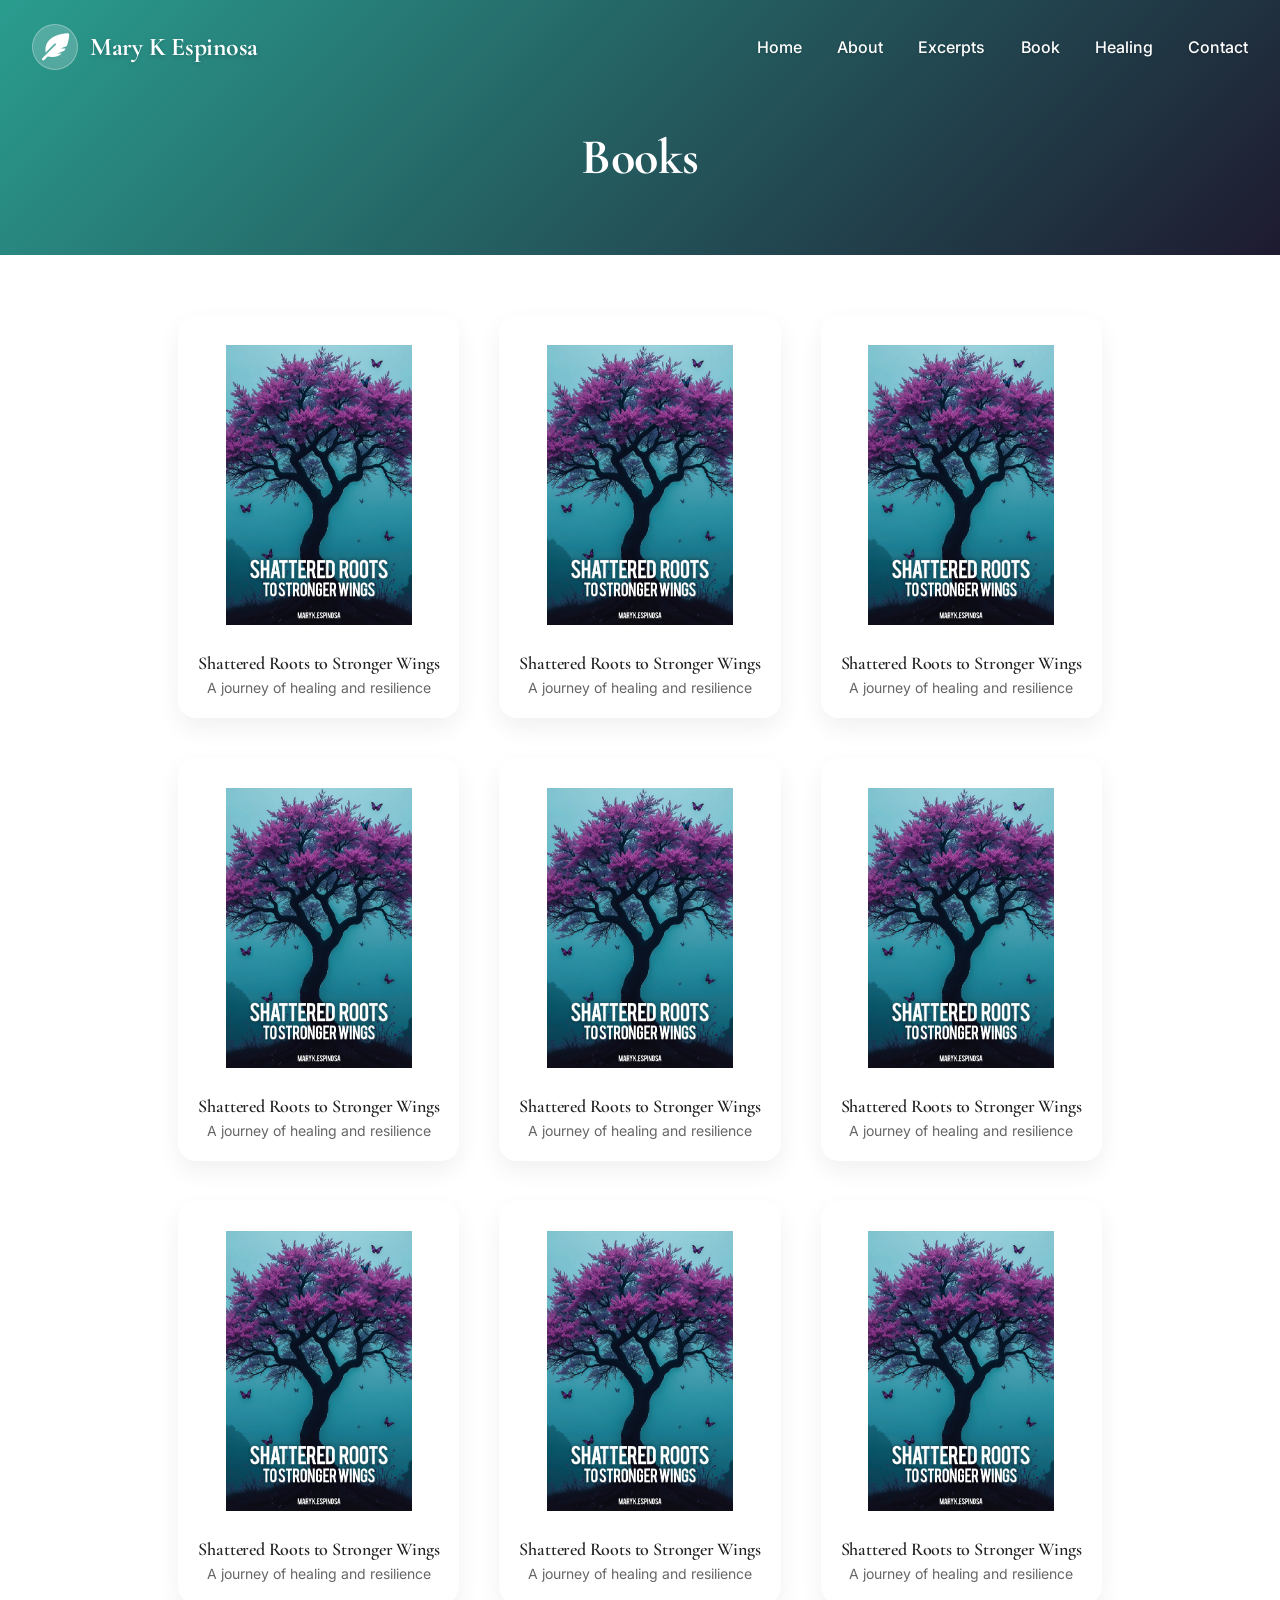
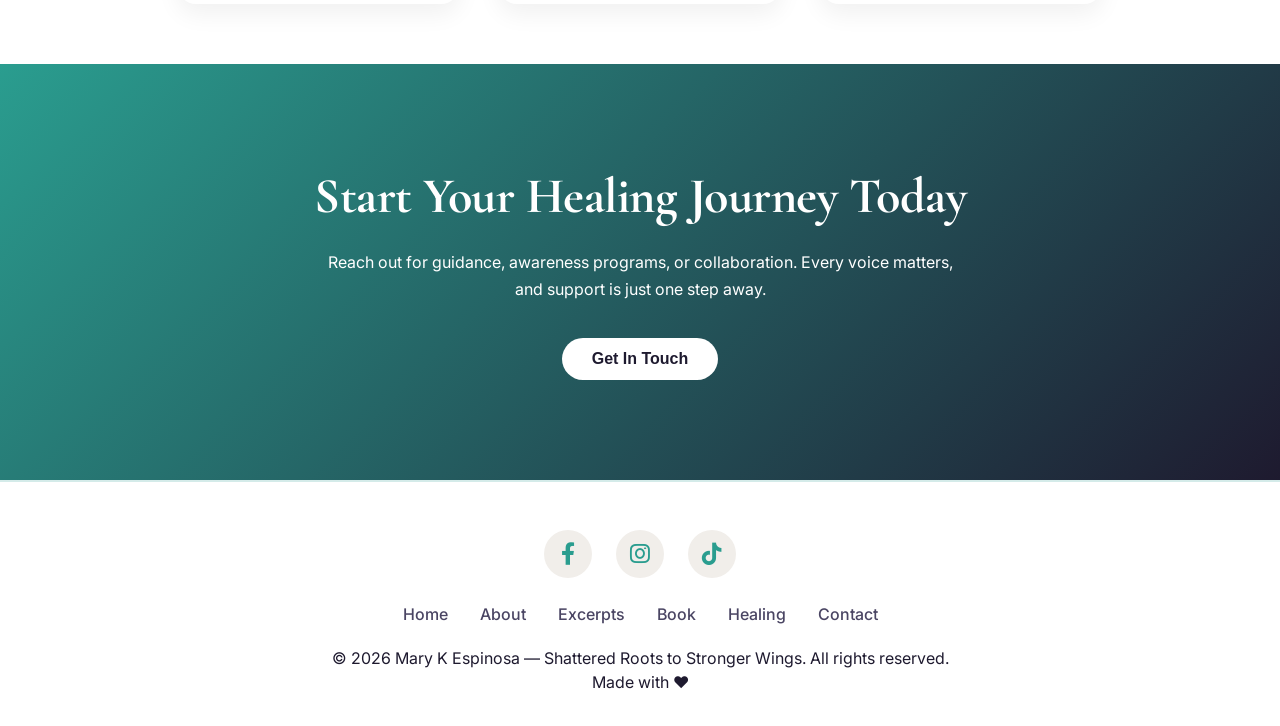
<file: books.html>
<!DOCTYPE html>
<html lang="en">
<head>
  <meta charset="UTF-8">
  <meta name="viewport" content="width=device-width, initial-scale=1.0">

  <!-- 🔒 NO INDEXING / NO CRAWLING -->
  <meta name="robots" content="noindex, nofollow, noarchive, nosnippet, noimageindex">
  <meta name="googlebot" content="noindex, nofollow, noarchive, nosnippet, noimageindex">

  <!-- SEO TITLE -->
  <title>Books | Mary K Espinosa – Shattered Roots to Stronger Wings</title>

  <!-- META DESCRIPTION -->
  <meta name="description" content="Explore books by Mary K Espinosa, including 'Shattered Roots to Stronger Wings' — a powerful memoir of resilience, healing, and transformation.">

  <meta name="keywords" content="Mary K Espinosa books, Shattered Roots to Stronger Wings, memoir book, author books, healing journey book, resilience story, transformation memoir">
  <meta name="author" content="Mary K Espinosa">

  <!-- Canonical -->
  <link rel="canonical" href="https://maryespinosa.com/books.html">
  <link rel="shortcut icon" href="images/book.jpeg" type="image/x-icon">

  <!-- Open Graph -->
  <meta property="og:type" content="website">
  <meta property="og:title" content="Books by Mary K Espinosa">
  <meta property="og:description" content="Discover books by Mary K Espinosa including her memoir Shattered Roots to Stronger Wings.">
  <meta property="og:url" content="https://maryespinosa.com/books.html">
  <meta property="og:image" content="https://maryespinosa.com/images/book.jpeg">
  <meta property="og:site_name" content="Mary K Espinosa Official Site">

  <!-- Twitter Card -->
  <meta name="twitter:card" content="summary_large_image">
  <meta name="twitter:title" content="Books by Mary K Espinosa">
  <meta name="twitter:description" content="Explore memoir and writings by Mary K Espinosa.">
  <meta name="twitter:image" content="https://maryespinosa.com/images/book.jpeg">

  <!-- Fonts -->
  <link href="https://fonts.googleapis.com/css2?family=Inter:opsz,wght@14..32,300;400;500;600;700&family=Cormorant+Garamond:ital,wght@0,400;0,500;0,600;0,700;1,500;1,600&display=swap" rel="stylesheet">

  <!-- Icons -->
  <link rel="stylesheet" href="https://cdnjs.cloudflare.com/ajax/libs/font-awesome/6.0.0-beta3/css/all.min.css">

  <!-- Styles -->
  <link rel="stylesheet" href="style.css">

  <!-- Schema: Book Collection -->
  <script type="application/ld+json">
  {
    "@context": "https://schema.org",
    "@type": "CollectionPage",
    "name": "Books by Mary K Espinosa",
    "description": "A collection of books including Shattered Roots to Stronger Wings.",
    "mainEntity": {
      "@type": "Book",
      "name": "Shattered Roots to Stronger Wings",
      "author": {
        "@type": "Person",
        "name": "Mary K Espinosa"
      }
    }
  }
  </script>

  <!-- Schema: Author -->
  <script type="application/ld+json">
  {
    "@context": "https://schema.org",
    "@type": "Person",
    "name": "Mary K Espinosa",
    "jobTitle": "Author",
    "description": "Author of memoir and inspirational healing stories."
  }
  </script>

</head>
<body>

   <nav class="navbar">
  <div class="nav-container">
    <a href="http://www.maryespinosa.com/" title="Home" style="text-decoration: none;"> <div class="logo"><div class="logo-icon"><i class="fas fa-feather-alt"></i></div><span class="logo-text">Mary K Espinosa</span></div></a>
    <div class="hamburger" id="hamburger"><i class="fas fa-bars"></i></div>
    <ul class="nav-menu">
      <li><a href="http://www.maryespinosa.com/" title="Home" class="nav-link">Home</a></li><li>
        <a href="about.html" title="about" class="nav-link">About</a></li>
      <li><a href="excerpts.html" title="Excerpts" class="nav-link">Excerpts</a></li><li>
        <a href="books.html" title="books" class="nav-link">Book</a></li>
      <li><a href="healing.html" title="Healing" class="nav-link">Healing</a></li>
      <li><a href="contact-us.html" title="Contact" class="nav-link">Contact</a></li>
    </ul>
  </div>
</nav>
<div class="overlay-blur" id="overlayBlur"></div>
<div class="side-menu" id="sideMenu">
  <div class="close-menu" id="closeMenu"><i class="fas fa-times"></i></div>
  <ul class="side-nav-links">
    <li><a href="http://www.maryespinosa.com/" title="Home">Home</a></li><li>
      <a href="about.html" title="About">About</a></li>
    <li><a href="excerpts.html" title="Excerpts">Excerpts</a>
    </li><li><a href="books.html" title="about">Book</a></li>
    <li><a href="healing.html" title="Healing">Healing</a></li>
    <li><a href="contact-us.html" title="contact">Contact</a></li>
  </ul>
</div>


<section class="excerpts-hero-section">
    <h1>Books</h1>
</section>


<section class="about-page-hero-books-section">
  <div class="about-page-hero-books-container">

    <div class="about-page-hero-books-grid">

      <!-- BOOK 1 -->
      <div class="about-page-hero-book-card">
        <div class="about-page-hero-book-image">
          <img src="images/book.jpeg" alt="Book Cover" title="Book Cover">
        </div>
        <h3 class="about-page-hero-book-title">Shattered Roots to Stronger Wings</h3>
        <p class="about-page-hero-book-sub">A journey of healing and resilience</p>
      </div>

      <!-- BOOK 2 -->
      <div class="about-page-hero-book-card">
        <div class="about-page-hero-book-image">
          <img src="images/book.jpeg" alt="Book Cover" title="Book Cover">
        </div>
        <h3 class="about-page-hero-book-title">Shattered Roots to Stronger Wings</h3>
        <p class="about-page-hero-book-sub">A journey of healing and resilience</p>
      </div>

      <!-- BOOK 3 -->
      <div class="about-page-hero-book-card">
        <div class="about-page-hero-book-image">
          <img src="images/book.jpeg" alt="Book Cover" title="Book Cover">
        </div>
        <h3 class="about-page-hero-book-title">Shattered Roots to Stronger Wings</h3>
        <p class="about-page-hero-book-sub">A journey of healing and resilience</p>
      </div>

      <!-- BOOK 1 -->
      <div class="about-page-hero-book-card">
        <div class="about-page-hero-book-image">
          <img src="images/book.jpeg" alt="Book Cover" title="Book Cover">
        </div>
        <h3 class="about-page-hero-book-title">Shattered Roots to Stronger Wings</h3>
        <p class="about-page-hero-book-sub">A journey of healing and resilience</p>
      </div>

      <!-- BOOK 2 -->
      <div class="about-page-hero-book-card">
        <div class="about-page-hero-book-image">
          <img src="images/book.jpeg" alt="Book Cover" title="Book Cover">
        </div>
        <h3 class="about-page-hero-book-title">Shattered Roots to Stronger Wings</h3>
        <p class="about-page-hero-book-sub">A journey of healing and resilience</p>
      </div>

      <!-- BOOK 3 -->
      <div class="about-page-hero-book-card">
        <div class="about-page-hero-book-image">
          <img src="images/book.jpeg" alt="Book Cover" title="Book Cover">
        </div>
        <h3 class="about-page-hero-book-title">Shattered Roots to Stronger Wings</h3>
        <p class="about-page-hero-book-sub">A journey of healing and resilience</p>
      </div>

      <!-- BOOK 1 -->
      <div class="about-page-hero-book-card">
        <div class="about-page-hero-book-image">
          <img src="images/book.jpeg" alt="Book Cover" title="Book Cover">
        </div>
        <h3 class="about-page-hero-book-title">Shattered Roots to Stronger Wings</h3>
        <p class="about-page-hero-book-sub">A journey of healing and resilience</p>
      </div>

      <!-- BOOK 2 -->
      <div class="about-page-hero-book-card">
        <div class="about-page-hero-book-image">
          <img src="images/book.jpeg" alt="Book Cover" title="Book Cover">
        </div>
        <h3 class="about-page-hero-book-title">Shattered Roots to Stronger Wings</h3>
        <p class="about-page-hero-book-sub">A journey of healing and resilience</p>
      </div>

      <!-- BOOK 3 -->
      <div class="about-page-hero-book-card">
        <div class="about-page-hero-book-image">
          <img src="images/book.jpeg" alt="Book Cover" title="Book Cover">
        </div>
        <h3 class="about-page-hero-book-title">Shattered Roots to Stronger Wings</h3>
        <p class="about-page-hero-book-sub">A journey of healing and resilience</p>
      </div>

    </div>

    

  </div>
</section>




<section class="about-page-hero-cta-section">
  <div class="about-page-hero-cta-container">

    <h2 class="about-page-hero-cta-heading">
      Start Your Healing Journey Today
    </h2>

    <p class="about-page-hero-cta-text">
      Reach out for guidance, awareness programs, or collaboration.
      Every voice matters, and support is just one step away.
    </p>

    <div class="about-page-hero-cta-buttons">
      <a href="contact-us.html" title="contact"> <button class="about-page-hero-cta-btn-primary">Get In Touch</button></a>
    </div>

  </div>
</section>


<footer>
  <div class="container">
    <div class="social-links">
  <a href="mailto:maryespionsa560@hotmail.com" target="_blank" title="Facebook" class="social-icon">
    <i class="fab fa-facebook-f"></i>
  </a>
  <a href="https://www.instagram.com/maryespinosa560/" target="_blank" title="Instagram" class="social-icon">
    <i class="fab fa-instagram"></i>
  </a>
  <a href="https://www.tiktok.com/@maryk1960" target="_blank" title="TikTok" class="social-icon">
    <i class="fab fa-tiktok"></i>
  </a>
</div>
    <div class="footer-links">
      <a href="http://www.maryespinosa.com/" title="Home">Home</a>
      <a href="about.html" title="About">About</a>
      <a href="excerpts.html" title="excerpts">Excerpts</a>
      <a href="books.html" title="Book">Book</a>
      <a href="healing.html" title="Healing">Healing</a>
      <a href="contact-us.html" title="contact">Contact</a>
    </div>
    <p>&copy; 2026 Mary K Espinosa — Shattered Roots to Stronger Wings. All rights reserved. <br> Made with ❤️ </p>
  </div>
</footer>





<script>
  const hamburger = document.getElementById('hamburger'), sideMenu = document.getElementById('sideMenu'), overlayBlur = document.getElementById('overlayBlur'), closeMenu = document.getElementById('closeMenu');
  function openSideMenu() { sideMenu.classList.add('active'); overlayBlur.classList.add('active'); }
  function closeSideMenu() { sideMenu.classList.remove('active'); overlayBlur.classList.remove('active'); }
  if (hamburger) hamburger.addEventListener('click', openSideMenu);
  if (closeMenu) closeMenu.addEventListener('click', closeSideMenu);
  overlayBlur.addEventListener('click', closeSideMenu);
  document.querySelectorAll('.side-nav-links a').forEach(link => link.addEventListener('click', closeSideMenu));
  
  document.querySelectorAll('a[href^="#"]').forEach(anchor => {
    anchor.addEventListener('click', function(e) {
      const targetId = this.getAttribute('href');
      if (targetId === "#" || targetId === "") return;
      const target = document.querySelector(targetId);
      if (target) {
        e.preventDefault();
        window.scrollTo({ top: target.offsetTop - 30, behavior: "smooth" });
        history.pushState(null, null, targetId);
      }
    });
  });

  const fadeEls = document.querySelectorAll('.about-grid, .memoir-luxury-card, .chapter-grid, .quote-master-card');
  const observer = new IntersectionObserver((entries) => { entries.forEach(entry => { if (entry.isIntersecting) { entry.target.classList.add('appear'); observer.unobserve(entry.target); } }); }, { threshold: 0.1 });
  fadeEls.forEach(el => { el.classList.add('fade-up'); observer.observe(el); });
</script>
    
</body>
</html>
</file>
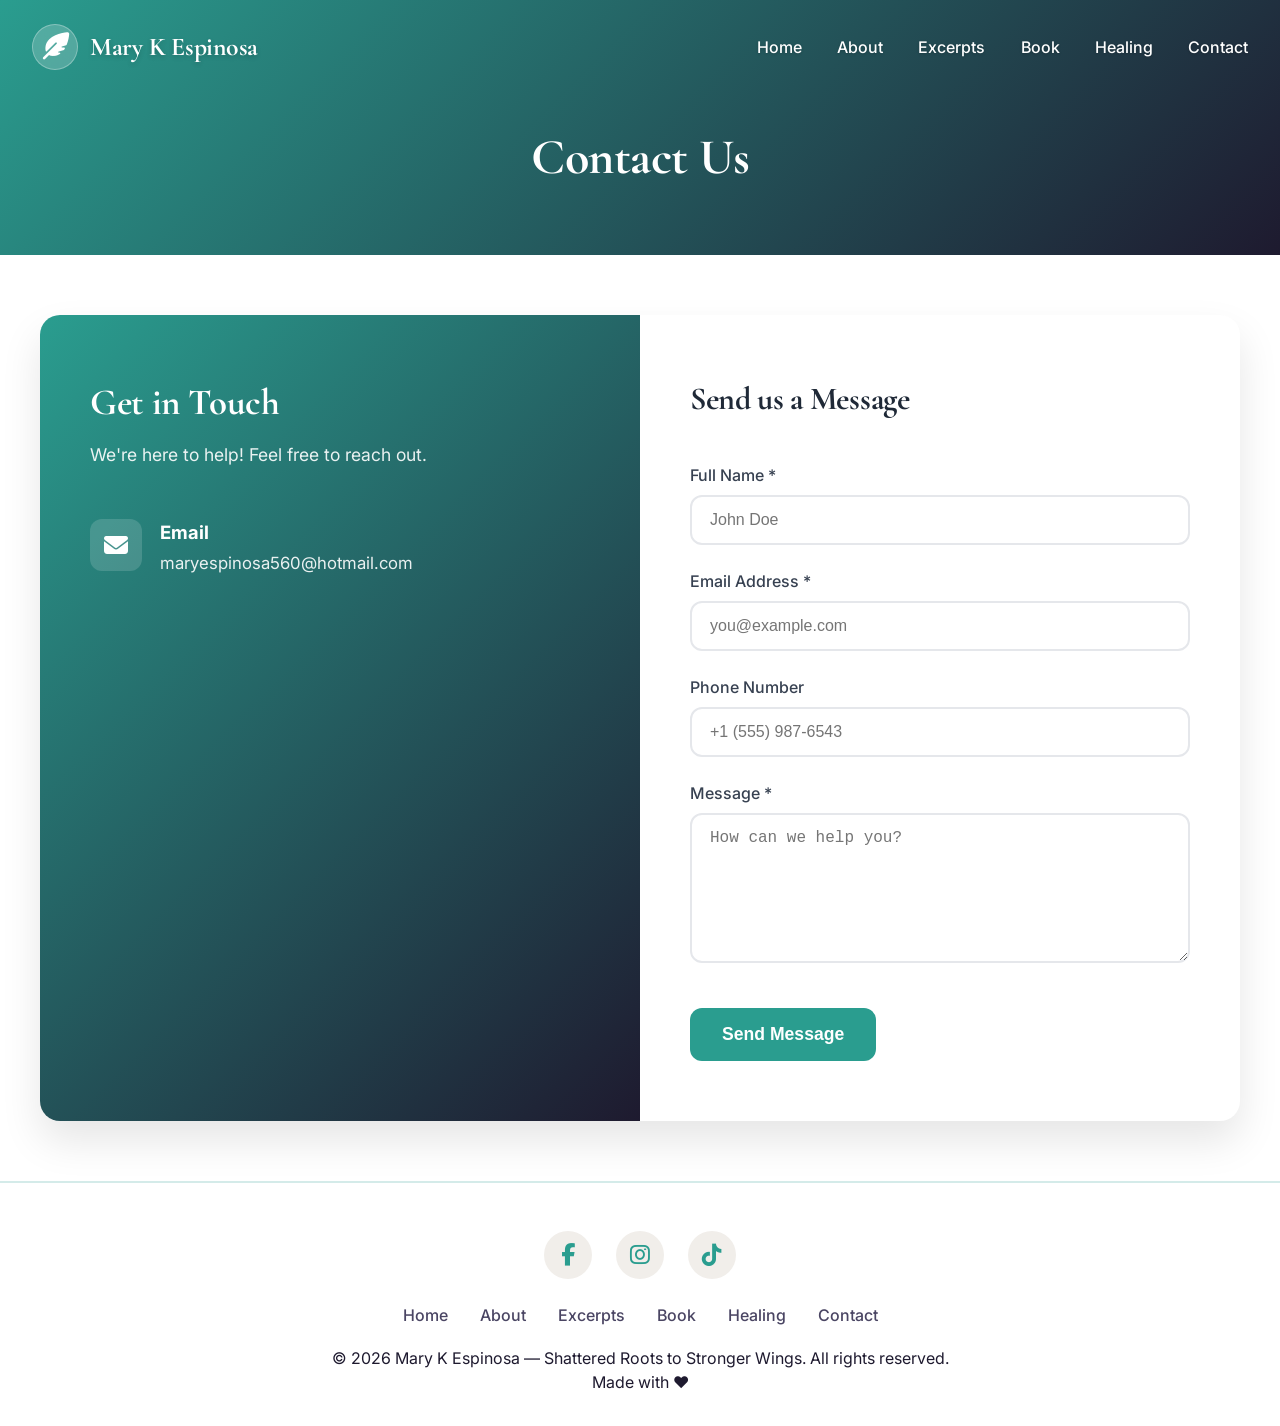
<file: contact-us.html>
<!DOCTYPE html>
<html lang="en">
<head>
  <meta charset="UTF-8">
  <meta name="viewport" content="width=device-width, initial-scale=1.0">

  <!-- 🔒 NO INDEXING / NO CRAWLING -->
  <meta name="robots" content="noindex, nofollow, noarchive, nosnippet, noimageindex">
  <meta name="googlebot" content="noindex, nofollow, noarchive, nosnippet, noimageindex">

  <!-- SEO TITLE -->
  <title>Contact Mary K Espinosa | Author of Shattered Roots to Stronger Wings</title>

  <!-- META DESCRIPTION -->
  <meta name="description" content="Get in touch with Mary K Espinosa, author of 'Shattered Roots to Stronger Wings'. Contact for inquiries, collaborations, or book-related information.">

  <meta name="keywords" content="contact Mary K Espinosa, author contact, Shattered Roots to Stronger Wings, book inquiries, memoir author contact">
  <meta name="author" content="Mary K Espinosa">

  <!-- Canonical -->
  <link rel="canonical" href="https://maryespinosa.com/contact-us.html">
  <link rel="shortcut icon" href="images/book.jpeg" type="image/x-icon">

  <!-- Open Graph -->
  <meta property="og:type" content="website">
  <meta property="og:title" content="Contact Mary K Espinosa">
  <meta property="og:description" content="Reach out to author Mary K Espinosa for book inquiries and collaborations.">
  <meta property="og:url" content="https://maryespinosa.com/contact-us.html">
  <meta property="og:image" content="https://maryespinosa.com/book.jpeg">
  <meta property="og:site_name" content="Mary K Espinosa Official Site">

  <!-- Twitter Card -->
  <meta name="twitter:card" content="summary_large_image">
  <meta name="twitter:title" content="Contact Mary K Espinosa">
  <meta name="twitter:description" content="Contact the author of Shattered Roots to Stronger Wings.">
  <meta name="twitter:image" content="https://maryespinosa.com/book.jpeg">

  <!-- Fonts -->
  <link href="https://fonts.googleapis.com/css2?family=Inter:opsz,wght@14..32,300;400;500;600;700&family=Cormorant+Garamond:ital,wght@0,400;0,500;0,600;0,700;1,500;1,600&display=swap" rel="stylesheet">

  <!-- Font Awesome -->
  <link rel="stylesheet" href="https://cdnjs.cloudflare.com/ajax/libs/font-awesome/6.6.0/css/all.min.css">

  <!-- Styles -->
  <link rel="stylesheet" href="style.css">

  <!-- Schema: Contact Page -->
  <script type="application/ld+json">
  {
    "@context": "https://schema.org",
    "@type": "ContactPage",
    "name": "Contact Mary K Espinosa",
    "description": "Contact page for author Mary K Espinosa",
    "mainEntity": {
      "@type": "Person",
      "name": "Mary K Espinosa"
    }
  }
  </script>

  <!-- Schema: Person -->
  <script type="application/ld+json">
  {
    "@context": "https://schema.org",
    "@type": "Person",
    "name": "Mary K Espinosa",
    "jobTitle": "Author",
    "description": "Author of Shattered Roots to Stronger Wings"
  }
  </script>

</head>
<body>

   <nav class="navbar">
  <div class="nav-container">
    <a href="http://www.maryespinosa.com/" title="Home" style="text-decoration: none;"> <div class="logo"><div class="logo-icon"><i class="fas fa-feather-alt"></i></div><span class="logo-text">Mary K Espinosa</span></div></a>
    <div class="hamburger" id="hamburger"><i class="fas fa-bars"></i></div>
    <ul class="nav-menu">
      <li><a href="http://www.maryespinosa.com/" title="Home" class="nav-link">Home</a></li><li>
        <a href="about.html" title="about" class="nav-link">About</a></li>
      <li><a href="excerpts.html" title="Excerpts" class="nav-link">Excerpts</a></li><li>
        <a href="books.html" title="books" class="nav-link">Book</a></li>
      <li><a href="healing.html" title="Healing" class="nav-link">Healing</a></li>
      <li><a href="contact-us.html" title="Contact" class="nav-link">Contact</a></li>
    </ul>
  </div>
</nav>
<div class="overlay-blur" id="overlayBlur"></div>
<div class="side-menu" id="sideMenu">
  <div class="close-menu" id="closeMenu"><i class="fas fa-times"></i></div>
  <ul class="side-nav-links">
    <li><a href="http://www.maryespinosa.com/" title="Home">Home</a></li><li>
      <a href="about.html" title="About">About</a></li>
    <li><a href="excerpts.html" title="Excerpts">Excerpts</a>
    </li><li><a href="books.html" title="about">Book</a></li>
    <li><a href="healing.html" title="Healing">Healing</a></li>
    <li><a href="contact-us.html" title="contact">Contact</a></li>
  </ul>
</div>


<section class="excerpts-hero-section">
    <h1>Contact Us</h1>
</section>


<section class="contact-section">
    <div class="contact-container">

      <!-- Left Side: Contact Information -->
      <div class="contact-info">
        <div class="info-header">
          <h2>Get in Touch</h2>
          <p>We're here to help! Feel free to reach out.</p>
        </div>

        <div class="info-content">
          
          <!-- <div class="info-item">
            <div class="info-icon">
              <i class="fas fa-phone-alt"></i>
            </div>
            <div class="info-text">
              <h4>Phone</h4>
              <p>+1 (555) 123-4567</p>
            </div>
          </div> -->

          <div class="info-item">
            <div class="info-icon">
              <i class="fas fa-envelope"></i>
            </div>
            <div class="info-text">
              <h4>Email</h4>
              <p>maryespinosa560@hotmail.com</p>
            </div>
          </div>

        </div>
      </div>

      <!-- Right Side: Contact Form -->
      <div class="contact-form">
        <div class="form-header">
          <h2>Send us a Message</h2>
        </div>

        <form id="contactForm" action="submit.php" method="POST">

  <div class="form-group">
    <label for="fullName">Full Name *</label>
    <input 
      type="text" 
      id="fullName" 
      name="fullName"
      class="form-input" 
      placeholder="John Doe" 
      required
    >
  </div>

  <div class="form-group">
    <label for="email">Email Address *</label>
    <input 
      type="email" 
      id="email" 
      name="email"
      class="form-input" 
      placeholder="you@example.com" 
      required
    >
  </div>

  <div class="form-group">
    <label for="phone">Phone Number</label>
    <input 
      type="tel" 
      id="phone" 
      name="phone"
      class="form-input" 
      placeholder="+1 (555) 987-6543"
    >
  </div>

  <div class="form-group">
    <label for="message">Message *</label>
    <textarea 
      id="message" 
      name="message"
      class="form-input" 
      placeholder="How can we help you?" 
      required
    ></textarea>
  </div>

  <button type="submit" class="submit-btn">
    Send Message
  </button>

</form>
      </div>

    </div>
  </section>

  <!-- <script>
    document.getElementById('contactForm').addEventListener('submit', function(e) {
      e.preventDefault();
      
      const name = document.getElementById('fullName').value.trim();
      const email = document.getElementById('email').value.trim();
      const message = document.getElementById('message').value.trim();

      if (name && email && message) {
        alert("✅ Thank you, " + name + "! Your message has been received. We'll get back to you soon.");
        this.reset();
      } else {
        alert("Please fill in all required fields.");
      }
    });
  </script> -->

<footer>
  <div class="container">
    <div class="social-links">
  <a href="mailto:maryespionsa560@hotmail.com" target="_blank" title="Facebook" class="social-icon">
    <i class="fab fa-facebook-f"></i>
  </a>
  <a href="https://www.instagram.com/maryespinosa560/" target="_blank" title="Instagram" class="social-icon">
    <i class="fab fa-instagram"></i>
  </a>
  <a href="https://www.tiktok.com/@maryk1960" target="_blank" title="TikTok" class="social-icon">
    <i class="fab fa-tiktok"></i>
  </a>
</div>
    <div class="footer-links">
      <a href="http://www.maryespinosa.com/" title="Home">Home</a>
      <a href="about.html" title="About">About</a>
      <a href="excerpts.html" title="excerpts">Excerpts</a>
      <a href="books.html" title="Book">Book</a>
      <a href="healing.html" title="Healing">Healing</a>
      <a href="contact-us.html" title="contact">Contact</a>
    </div>
    <p>&copy; 2026 Mary K Espinosa — Shattered Roots to Stronger Wings. All rights reserved. <br> Made with ❤️ </p>
  </div>
</footer>






<script>
  const hamburger = document.getElementById('hamburger'), sideMenu = document.getElementById('sideMenu'), overlayBlur = document.getElementById('overlayBlur'), closeMenu = document.getElementById('closeMenu');
  function openSideMenu() { sideMenu.classList.add('active'); overlayBlur.classList.add('active'); }
  function closeSideMenu() { sideMenu.classList.remove('active'); overlayBlur.classList.remove('active'); }
  if (hamburger) hamburger.addEventListener('click', openSideMenu);
  if (closeMenu) closeMenu.addEventListener('click', closeSideMenu);
  overlayBlur.addEventListener('click', closeSideMenu);
  document.querySelectorAll('.side-nav-links a').forEach(link => link.addEventListener('click', closeSideMenu));
  
  document.querySelectorAll('a[href^="#"]').forEach(anchor => {
    anchor.addEventListener('click', function(e) {
      const targetId = this.getAttribute('href');
      if (targetId === "#" || targetId === "") return;
      const target = document.querySelector(targetId);
      if (target) {
        e.preventDefault();
        window.scrollTo({ top: target.offsetTop - 30, behavior: "smooth" });
        history.pushState(null, null, targetId);
      }
    });
  });

  const fadeEls = document.querySelectorAll('.about-grid, .memoir-luxury-card, .chapter-grid, .quote-master-card');
  const observer = new IntersectionObserver((entries) => { entries.forEach(entry => { if (entry.isIntersecting) { entry.target.classList.add('appear'); observer.unobserve(entry.target); } }); }, { threshold: 0.1 });
  fadeEls.forEach(el => { el.classList.add('fade-up'); observer.observe(el); });
</script>
    
</body>
</html>
</file>
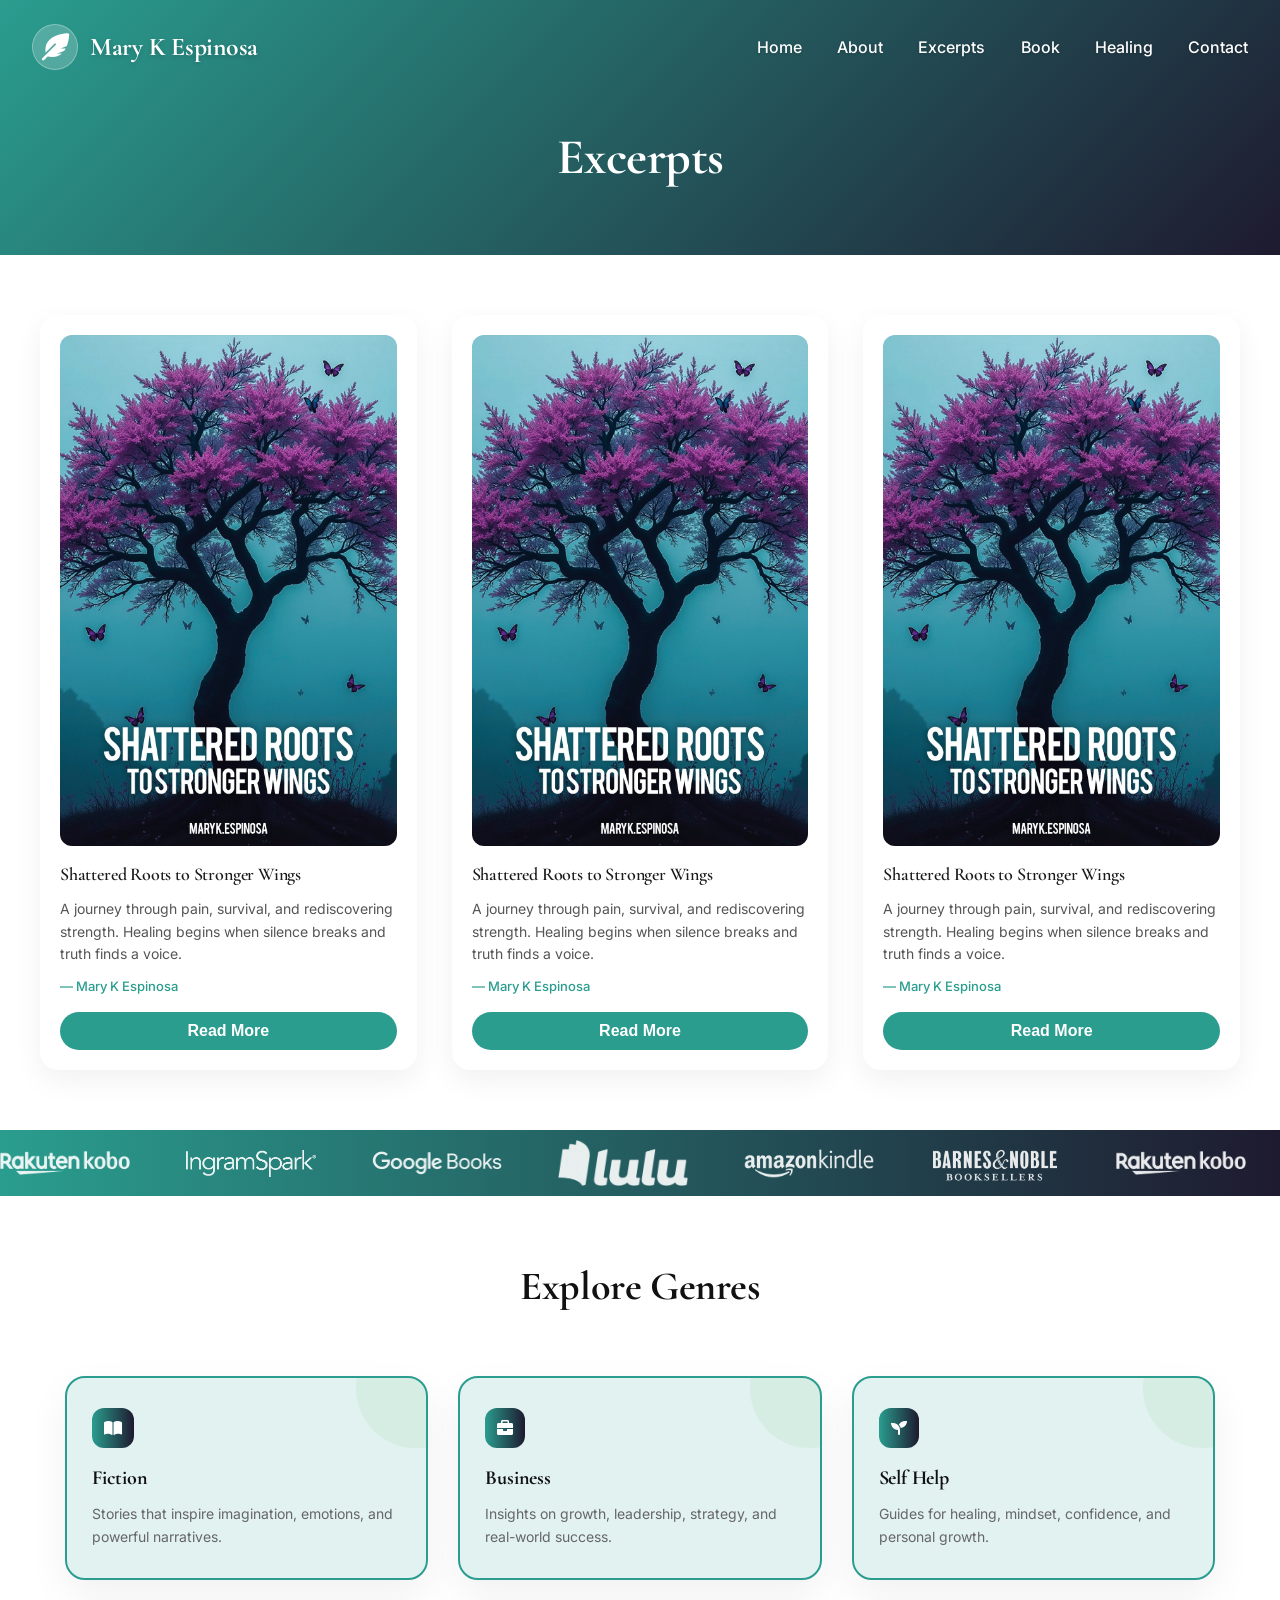
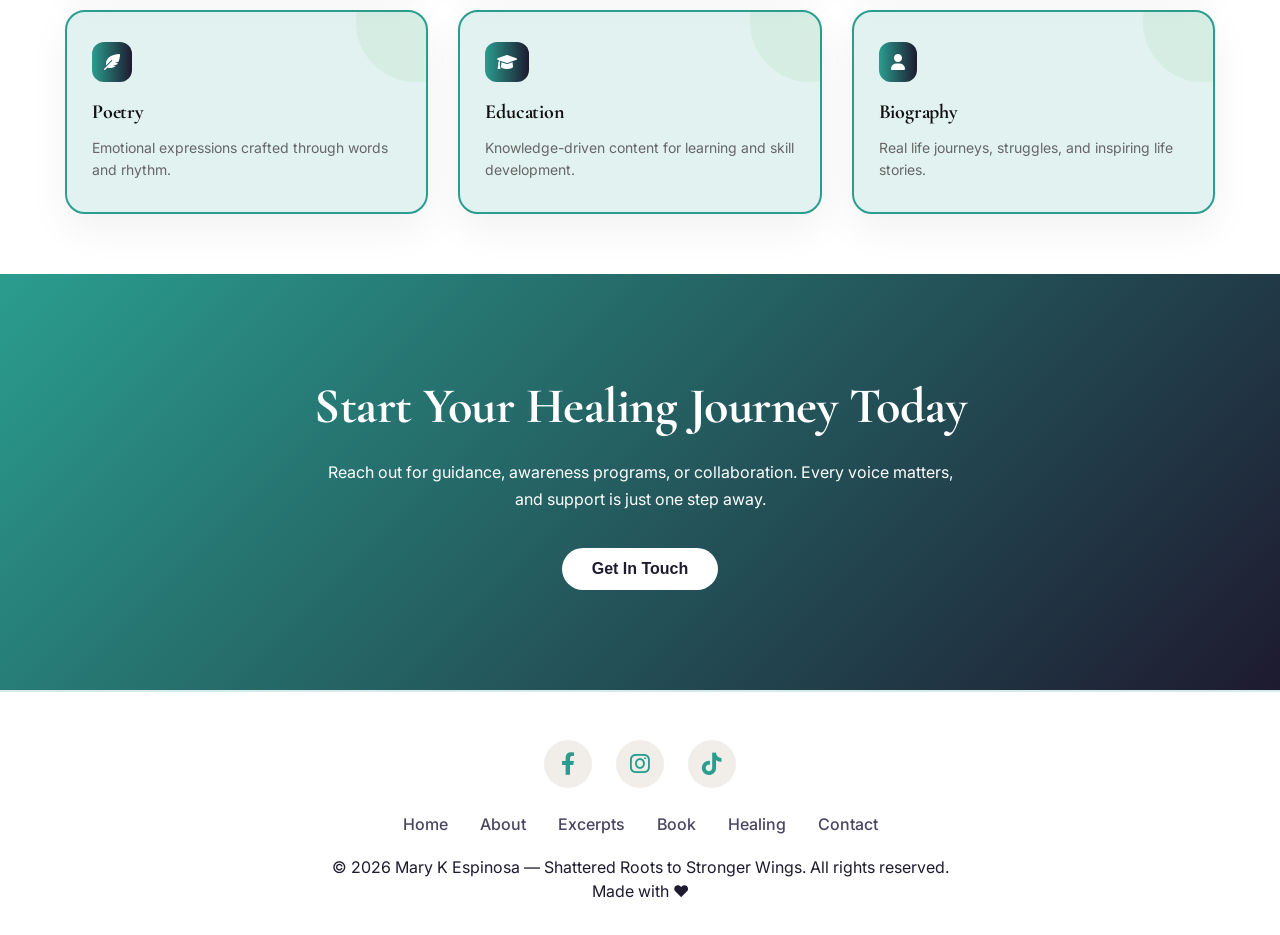
<file: excerpts.html>
<!DOCTYPE html>
<html lang="en">
<head>
  <meta charset="UTF-8">
  <meta name="viewport" content="width=device-width, initial-scale=1.0">

  <!-- 🔒 NO INDEXING / NO CRAWLING -->
  <meta name="robots" content="noindex, nofollow, noarchive, nosnippet, noimageindex">
  <meta name="googlebot" content="noindex, nofollow, noarchive, nosnippet, noimageindex">

  <!-- SEO TITLE -->
  <title>Book Excerpts | Shattered Roots to Stronger Wings by Mary K Espinosa</title>

  <!-- META DESCRIPTION -->
  <meta name="description" content="Read selected excerpts from 'Shattered Roots to Stronger Wings' by Mary K Espinosa — a powerful memoir of resilience, healing, and transformation.">

  <meta name="keywords" content="book excerpts, Shattered Roots to Stronger Wings excerpts, Mary K Espinosa, memoir excerpts, healing journey book, author quotes, sample chapters">
  <meta name="author" content="Mary K Espinosa">
  <meta name="publisher" content="Mary K Espinosa">

  <!-- Canonical -->
  <link rel="canonical" href="https://maryespinosa.com/excerpts.html">
  <link rel="shortcut icon" href="images/book.jpeg" type="image/x-icon">

  <!-- Open Graph -->
  <meta property="og:type" content="article">
  <meta property="og:title" content="Book Excerpts | Shattered Roots to Stronger Wings">
  <meta property="og:description" content="Explore powerful excerpts from the memoir Shattered Roots to Stronger Wings by Mary K Espinosa.">
  <meta property="og:url" content="https://maryespinosa.com/excerpts.html">
  <meta property="og:image" content="https://maryespinosa.com/book.jpeg">
  <meta property="og:site_name" content="Mary K Espinosa Official Site">

  <!-- Twitter Card -->
  <meta name="twitter:card" content="summary_large_image">
  <meta name="twitter:title" content="Book Excerpts | Shattered Roots to Stronger Wings">
  <meta name="twitter:description" content="Read selected excerpts from the memoir by Mary K Espinosa.">
  <meta name="twitter:image" content="https://maryespinosa.com/book.jpeg">

  <!-- Fonts -->
  <link href="https://fonts.googleapis.com/css2?family=Inter:opsz,wght@14..32,300;400;500;600;700&family=Cormorant+Garamond:ital,wght@0,400;0,500;0,600;0,700;1,500;1,600&display=swap" rel="stylesheet">

  <!-- Icons -->
  <link rel="stylesheet" href="https://cdnjs.cloudflare.com/ajax/libs/font-awesome/6.0.0-beta3/css/all.min.css">

  <!-- Styles -->
  <link rel="stylesheet" href="style.css">

  <!-- Schema: Book -->
  <script type="application/ld+json">
  {
    "@context": "https://schema.org",
    "@type": "Book",
    "name": "Shattered Roots to Stronger Wings",
    "author": {
      "@type": "Person",
      "name": "Mary K Espinosa"
    },
    "description": "A memoir of resilience, healing, and transformation.",
    "inLanguage": "en"
  }
  </script>

  <!-- Schema: WebPage -->
  <script type="application/ld+json">
  {
    "@context": "https://schema.org",
    "@type": "WebPage",
    "name": "Book Excerpts",
    "description": "Excerpts page featuring selected passages from Shattered Roots to Stronger Wings.",
    "mainEntity": {
      "@type": "Book",
      "name": "Shattered Roots to Stronger Wings"
    }
  }
  </script>

</head>
<body>

 <nav class="navbar">
  <div class="nav-container">
    <a href="http://www.maryespinosa.com/" title="Home" style="text-decoration: none;"> <div class="logo"><div class="logo-icon"><i class="fas fa-feather-alt"></i></div><span class="logo-text">Mary K Espinosa</span></div></a>
    <div class="hamburger" id="hamburger"><i class="fas fa-bars"></i></div>
    <ul class="nav-menu">
      <li><a href="http://www.maryespinosa.com/" title="Home" class="nav-link">Home</a></li><li>
        <a href="about.html" title="about" class="nav-link">About</a></li>
      <li><a href="excerpts.html" title="Excerpts" class="nav-link">Excerpts</a></li><li>
        <a href="books.html" title="books" class="nav-link">Book</a></li>
      <li><a href="healing.html" title="Healing" class="nav-link">Healing</a></li>
      <li><a href="contact-us.html" title="Contact" class="nav-link">Contact</a></li>
    </ul>
  </div>
</nav>
<div class="overlay-blur" id="overlayBlur"></div>
<div class="side-menu" id="sideMenu">
  <div class="close-menu" id="closeMenu"><i class="fas fa-times"></i></div>
  <ul class="side-nav-links">
    <li><a href="http://www.maryespinosa.com/" title="Home">Home</a></li><li>
      <a href="about.html" title="About">About</a></li>
    <li><a href="excerpts.html" title="Excerpts">Excerpts</a>
    </li><li><a href="books.html" title="about">Book</a></li>
    <li><a href="healing.html" title="Healing">Healing</a></li>
    <li><a href="contact-us.html" title="contact">Contact</a></li>
  </ul>
</div>


<section class="excerpts-hero-section">
    <h1>Excerpts</h1>
</section>

<section class="about-page-hero-excerpts-section">

  <div class="about-page-hero-excerpts-container">

    <!-- GRID -->
    <div class="about-page-hero-excerpts-grid">

      <!-- CARD 1 -->
      <div class="about-page-hero-excerpt-card">
        <div class="about-page-hero-excerpt-img">
          <img src="images/book.jpeg" alt="Excerpt Image" title="Excerpt Image">
        </div>

        <h3 class="about-page-hero-excerpt-title">
          Shattered Roots to Stronger Wings
        </h3>

        <p class="about-page-hero-excerpt-text">
          A journey through pain, survival, and rediscovering strength.
          Healing begins when silence breaks and truth finds a voice.
        </p>

        <span class="about-page-hero-excerpt-author">— Mary K Espinosa</span>

        <button class="about-page-hero-excerpt-btn">Read More</button>
      </div>

      <!-- CARD 2 -->
      <div class="about-page-hero-excerpt-card">
        <div class="about-page-hero-excerpt-img">
          <img src="images/book.jpeg" title="book" alt="Excerpt Image">
        </div>

        <h3 class="about-page-hero-excerpt-title">
          Shattered Roots to Stronger Wings
        </h3>

        <p class="about-page-hero-excerpt-text">
          A journey through pain, survival, and rediscovering strength.
          Healing begins when silence breaks and truth finds a voice.
        </p>

        <span class="about-page-hero-excerpt-author">— Mary K Espinosa</span>

        <button class="about-page-hero-excerpt-btn">Read More</button>
      </div>

      <!-- CARD 3 -->
      <div class="about-page-hero-excerpt-card">
        <div class="about-page-hero-excerpt-img">
          <img src="images/book.jpeg" alt="Excerpt Image" title="Excerpt Image">
        </div>

        <h3 class="about-page-hero-excerpt-title">
          Shattered Roots to Stronger Wings
        </h3>

        <p class="about-page-hero-excerpt-text">
          A journey through pain, survival, and rediscovering strength.
          Healing begins when silence breaks and truth finds a voice.
        </p>

        <span class="about-page-hero-excerpt-author">— Mary K Espinosa</span>

        <button class="about-page-hero-excerpt-btn">Read More</button>
      </div>

    </div>

  </div>

</section>

<div class="marquee-section">
  <div class="marquee-container">
    <div class="marquee-track">
      <img src="images/Rakuten-Kobo-logo.png" alt="Kobo" title="Kobo">
      <img src="images/IngramSpark.jpg" alt="IngramSpark" title="IngramSpark">
      <img src="images/Google-Books.png" alt="Google Books" title="Google Books">
      <img src="images/Lulu-logo.png" alt="Lulu" title="Lulu">
      <img src="images/amazon-kindle.webp" alt="Kindle" title="Kindle">
      <img src="images/Barnes&Noble.png" alt="Barnes & Noble" title="Barnes & Noble">

      <img src="images/Rakuten-Kobo-logo.png" alt="Kobo" title="Kobo">
      <img src="images/IngramSpark.jpg" alt="IngramSpark" title="IngramSpark">
      <img src="images/Google-Books.png" alt="Google Books" title="Google Books">
      <img src="images/Lulu-logo.png" alt="Lulu" title="Lulu">
      <img src="images/amazon-kindle.webp" alt="Kindle" title="Kindle">
      <img src="images/Barnes&Noble.png" alt="Barnes & Noble" title="Barnes & Noble">
    </div>
  </div>
</div>


<section class="about-page-hero-genres-section">

  <div class="about-page-hero-genres-container">

    <h2 class="about-page-hero-genres-heading">Explore Genres</h2>

    <div class="about-page-hero-genres-grid">

      <!-- Fiction -->
      <div class="about-page-hero-genre-card fiction">
        <i class="fas fa-book-open"></i>
        <h3>Fiction</h3>
        <p>Stories that inspire imagination, emotions, and powerful narratives.</p>
      </div>

      <!-- Business -->
      <div class="about-page-hero-genre-card business">
        <i class="fas fa-briefcase"></i>
        <h3>Business</h3>
        <p>Insights on growth, leadership, strategy, and real-world success.</p>
      </div>

      <!-- Self Help -->
      <div class="about-page-hero-genre-card selfhelp">
        <i class="fas fa-seedling"></i>
        <h3>Self Help</h3>
        <p>Guides for healing, mindset, confidence, and personal growth.</p>
      </div>

      <!-- Poetry -->
      <div class="about-page-hero-genre-card poetry">
        <i class="fas fa-feather-alt"></i>
        <h3>Poetry</h3>
        <p>Emotional expressions crafted through words and rhythm.</p>
      </div>

      <!-- Education -->
      <div class="about-page-hero-genre-card education">
        <i class="fas fa-graduation-cap"></i>
        <h3>Education</h3>
        <p>Knowledge-driven content for learning and skill development.</p>
      </div>

      <!-- Biography -->
      <div class="about-page-hero-genre-card biography">
        <i class="fas fa-user"></i>
        <h3>Biography</h3>
        <p>Real life journeys, struggles, and inspiring life stories.</p>
      </div>

    </div>

  </div>

</section>



<section class="about-page-hero-cta-section">
  <div class="about-page-hero-cta-container">

    <h2 class="about-page-hero-cta-heading">
      Start Your Healing Journey Today
    </h2>

    <p class="about-page-hero-cta-text">
      Reach out for guidance, awareness programs, or collaboration.
      Every voice matters, and support is just one step away.
    </p>

    <div class="about-page-hero-cta-buttons">
      <a href="contact-us.html" title="contact"> <button class="about-page-hero-cta-btn-primary">Get In Touch</button></a>
    </div>

  </div>
</section>


<footer>
  <div class="container">
    <div class="social-links">
  <a href="mailto:maryespionsa560@hotmail.com" target="_blank" title="Facebook" class="social-icon">
    <i class="fab fa-facebook-f"></i>
  </a>
  <a href="https://www.instagram.com/maryespinosa560/" target="_blank" title="Instagram" class="social-icon">
    <i class="fab fa-instagram"></i>
  </a>
  <a href="https://www.tiktok.com/@maryk1960" target="_blank" title="TikTok" class="social-icon">
    <i class="fab fa-tiktok"></i>
  </a>
</div>
    <div class="footer-links">
      <a href="http://www.maryespinosa.com/" title="Home">Home</a>
      <a href="about.html" title="About">About</a>
      <a href="excerpts.html" title="excerpts">Excerpts</a>
      <a href="books.html" title="Book">Book</a>
      <a href="healing.html" title="Healing">Healing</a>
      <a href="contact-us.html" title="contact">Contact</a>
    </div>
    <p>&copy; 2026 Mary K Espinosa — Shattered Roots to Stronger Wings. All rights reserved. <br> Made with ❤️ </p>
  </div>
</footer>





<script>
  const hamburger = document.getElementById('hamburger'), sideMenu = document.getElementById('sideMenu'), overlayBlur = document.getElementById('overlayBlur'), closeMenu = document.getElementById('closeMenu');
  function openSideMenu() { sideMenu.classList.add('active'); overlayBlur.classList.add('active'); }
  function closeSideMenu() { sideMenu.classList.remove('active'); overlayBlur.classList.remove('active'); }
  if (hamburger) hamburger.addEventListener('click', openSideMenu);
  if (closeMenu) closeMenu.addEventListener('click', closeSideMenu);
  overlayBlur.addEventListener('click', closeSideMenu);
  document.querySelectorAll('.side-nav-links a').forEach(link => link.addEventListener('click', closeSideMenu));
  
  document.querySelectorAll('a[href^="#"]').forEach(anchor => {
    anchor.addEventListener('click', function(e) {
      const targetId = this.getAttribute('href');
      if (targetId === "#" || targetId === "") return;
      const target = document.querySelector(targetId);
      if (target) {
        e.preventDefault();
        window.scrollTo({ top: target.offsetTop - 30, behavior: "smooth" });
        history.pushState(null, null, targetId);
      }
    });
  });

  const fadeEls = document.querySelectorAll('.about-grid, .memoir-luxury-card, .chapter-grid, .quote-master-card');
  const observer = new IntersectionObserver((entries) => { entries.forEach(entry => { if (entry.isIntersecting) { entry.target.classList.add('appear'); observer.unobserve(entry.target); } }); }, { threshold: 0.1 });
  fadeEls.forEach(el => { el.classList.add('fade-up'); observer.observe(el); });
</script>
    
</body>
</html>
</file>
<file: style.css>
* {
      margin: 0;
      padding: 0;
      box-sizing: border-box;
    }

    body {
      font-family: 'Inter', sans-serif;
      background: #FFFFFF;
      color: #1E1A2F;
      line-height: 1.5;
      scroll-behavior: smooth;
      overflow-x: hidden;
    }

    h1, h2, h3, .logo-text, .hero-title, .section-title {
      font-family: 'Cormorant Garamond', serif;
      font-weight: 700;
      letter-spacing: -0.01em;
    }

    .container {
      max-width: 1280px;
      margin: 0 auto;
      padding: 0 2rem;
    }

    ::-webkit-scrollbar { width: 8px; }
    ::-webkit-scrollbar-track { background: #F0EBE4; }
    ::-webkit-scrollbar-thumb { background: linear-gradient(135deg, #6A3D9A, #2A9D8F); border-radius: 10px; }

    /* Navbar Transparent */
    .navbar {
      background: transparent;
      padding: 1.5rem 2rem;
      position: absolute;
      top: 0;
      left: 0;
      width: 100%;
      z-index: 1000;
    }
    .nav-container {
      max-width: 1400px;
      margin: 0 auto;
      display: flex;
      justify-content: space-between;
      align-items: center;
    }
    .logo { display: flex; align-items: center; gap: 12px; cursor: pointer; }
    .logo-icon {
      background: rgba(255,255,255,0.2);
      backdrop-filter: blur(8px);
      width: 46px; height: 46px; border-radius: 30px;
      display: flex; align-items: center; justify-content: center;
      border: 1px solid rgba(255,255,255,0.3);
    }
    .logo-icon i { font-size: 1.7rem; color: white; }
    .logo-text { font-size: 1.6rem; font-weight: 700; color: white; text-shadow: 0 2px 5px rgba(0,0,0,0.2); }
    .nav-menu { display: flex; gap: 2.2rem; list-style: none; }
    .nav-link { text-decoration: none; font-weight: 500; color: white; font-size: 1rem; position: relative; padding-bottom: 6px; text-shadow: 0 1px 3px rgba(0,0,0,0.2); }
    .nav-link:after { content: ''; position: absolute; width: 0; height: 2.5px; bottom: 0; left: 0; background: white; transition: width 0.3s ease; border-radius: 2px; }
    .nav-link:hover:after { width: 100%; }
    .hamburger { display: none; font-size: 1.8rem; cursor: pointer; color: white; z-index: 1001; }
    .side-menu {
      position: fixed; top: 0; right: -100%; width: 280px; height: 100vh; background: #FFFFFF;
      box-shadow: -5px 0 30px rgba(0,0,0,0.15); z-index: 2000; transition: right 0.35s;
      padding: 2rem 1.5rem; display: flex; flex-direction: column; gap: 2rem;
    }
    .side-menu.active { right: 0; }
    .close-menu { font-size: 1.8rem; cursor: pointer; color: #6A3D9A; text-align: right; }
    .side-nav-links { display: flex; flex-direction: column; gap: 1.8rem; list-style: none; }
    .side-nav-links a { text-decoration: none; font-size: 1.3rem; font-weight: 500; color: #1E1A2F; }
    .side-nav-links a:hover { color: #6A3D9A; }
    .overlay-blur {
      position: fixed; top: 0; left: 0; width: 100%; height: 100%;
      background: rgba(0,0,0,0.4); backdrop-filter: blur(3px); z-index: 1999;
      opacity: 0; visibility: hidden; transition: all 0.3s;
    }
    .overlay-blur.active { opacity: 1; visibility: visible; }
    .btn {
      display: inline-flex; align-items: center; gap: 0.6rem; padding: 0.85rem 2.2rem;
      border-radius: 40px; font-weight: 600; text-decoration: none; transition: all 0.3s;
      font-size: 1rem;
    }
    .btn-primary {
      background: linear-gradient(135deg, #2A9D8F, #2A9D8F);
      color: white;
    }
    /* .btn-primary:hover { transform: translateY(-4px); box-shadow: 0 20px 30px rgba(42,157,143,0.35); } */
    .btn-outline {
      background: rgba(255,255,255,0.2); backdrop-filter: blur(6px);
      border: 1.5px solid white; color: white;
    }
    .btn-outline:hover { background: white; color: #2A9D8F; transform: translateY(-3px); }
    .section-title {
      font-size: 3rem; margin-bottom: 2rem; position: relative; display: inline-block;
    }
    .section-title:after {
      content: ''; position: absolute; bottom: -12px; left: 0;
      width: 90px; height: 4px; background: linear-gradient(90deg, #6A3D9A, #2A9D8F); border-radius: 4px;
    }
    section { padding: 5.5rem 0; }

    /* Hero */
    .hero {
      min-height: 100vh;
      background: linear-gradient(0deg, rgba(0,0,0,0.65), rgba(0,0,0,0.6)), 
      url('images/hero-bg.jpeg');
      background-size: cover; background-position: center;
      display: flex; align-items: center; text-align: center; color: white;
    }
    .hero-content { max-width: 950px; margin: 0 auto; animation: fadeInUp 1s ease forwards; }
    .hero-title { font-size: 5.2rem; margin-bottom: 1rem; text-shadow: 0 10px 30px rgba(0,0,0,0.5); }
    .hero-sub { font-size: 1.6rem; margin-bottom: 1rem; }
    .hero-author { font-size: 1.4rem; margin-bottom: 2.2rem; letter-spacing: 2px; }
    @keyframes fadeInUp { from { opacity: 0; transform: translateY(40px); } to { opacity: 1; transform: translateY(0); } }

    /* About */
    .about-grid { display: flex; align-items: center; gap: 4rem; flex-wrap: wrap; }
    .about-img { flex: 1; border-radius: 32px; overflow: hidden; box-shadow: 0 30px 45px -15px rgba(0,0,0,0.2); }
    .about-img img { width: 100%; height: auto; }
    .about-text { flex: 1.2; }
    .about-badge { display: flex; gap: 14px; flex-wrap: wrap; margin-top: 2rem; }
    .badge { background: #F0EBE4; padding: 0.6rem 1.4rem; border-radius: 60px; font-size: 0.85rem; font-weight: 600; color: #4A2E6B; }
    .badge i { margin-right: 8px; color: #2A9D8F; }

    /* Marquee */
    .marquee-section {
      /* background: linear-gradient(90deg, #2A3A2F, #3D5A4A, #2A9D8F, #3D5A4A, #2A3A2F); */
      background: linear-gradient(90deg, #2A9D8F,#1E1A2F);
      padding: 10px 0; overflow: hidden; white-space: nowrap;
    }
    .marquee-track {
      display: inline-flex; align-items: center; gap: 3.5rem;
      animation: marqueeScroll 22s linear infinite;
    }
    .marquee-track img { height: 100%; width: auto; max-width: 130px; filter: brightness(0) invert(1); opacity: 0.9; transition: all 0.3s; }
    .marquee-track img:hover { opacity: 1; transform: scale(1.05); }
    @keyframes marqueeScroll { 0% { transform: translateX(0); } 100% { transform: translateX(-50%); } }
    .marquee-container { max-width: 100%; overflow-x: hidden; }
    @media (max-width: 768px) { .marquee-track img { height: 35px; max-width: 100px; } .marquee-track { gap: 2rem; } }

    /* Chapter excerpt */
    .chapter-enhanced { background: linear-gradient(120deg, #FFFBF5 0%, #FEF7EE 100%); }
    .chapter-grid { display: flex; align-items: center; gap: 4rem; flex-wrap: wrap; }
    .chapter-left {
      flex: 1.2; background: rgba(255,248,240,0.95); border-radius: 20px;
      padding: 20px; box-shadow: 0 25px 38px -18px rgba(0,0,0,0.1);
      border: 1px solid rgba(165,105,189,0.2);
    }
    .chapter-tag { font-family: 'Cormorant Garamond', serif; font-weight: 600; font-size: 1.2rem; color: #8B5FBF; border-left: 4px solid #A569BD; padding-left: 14px; margin-bottom: 1.2rem; display: inline-block; }
    .excerpt-paragraph { font-size: 1.07rem; line-height: 1.7; margin-bottom: 1.4rem; color: #2D283E; }
    .chapter-right { flex: 0.8; display: flex; justify-content: center; }
    .book-image-frame {
      background: linear-gradient(145deg, #FFFFFF, #F4EFE9); border-radius: 40px;
      padding: 1.5rem; box-shadow: 0 30px 45px -18px rgba(106,61,154,0.3);
      border: 1px solid rgba(42,157,143,0.3);
    }
    .book-image-frame img { max-width: 280px; width: 100%; border-radius: 24px; }

    /* ========== BEST QUOTE SECTION WITH BUTTERFLIES ========== */
    .butterfly-quote-premium {
      background: linear-gradient(135deg, #FEF9F0 0%, #FDF3E8 100%);
      padding: 5rem 0;
      padding-top: 0 ;
      position: relative;
      overflow: hidden;
    }
    .quote-master-card {
      padding: 10px !important;
      border-radius: 20px !important;
      margin: 0 !important;
    }
    .floating-butterflies {
      position: absolute;
      width: 100%;
      height: 100%;
      top: 0;
      left: 0;
      pointer-events: none;
      z-index: 1;
    }
    .fly {
      position: absolute;
      font-size: 2rem;
      color: rgba(106, 61, 154, 0.25);
      animation: floatAround 20s infinite ease-in-out;
    }
    .fly img {
  width: 50px;
  opacity: 0.6;
  filter: hue-rotate(260deg) saturate(0.8);
  transition: transform 0.4s ease;
}

/* optional premium hover */
.fly img:hover {
  transform: scale(1.2) rotate(10deg);
}
    @keyframes floatAround {
      0% { transform: translate(0,0) rotate(0deg); opacity: 0.3; }
      33% { transform: translate(35px,-25px) rotate(12deg); opacity: 0.7; }
      66% { transform: translate(-20px,-40px) rotate(-8deg); opacity: 0.5; }
      100% { transform: translate(0,0) rotate(0deg); opacity: 0.3; }
    }
    .fly:nth-child(1) { top: 10%; left: 5%; animation-duration: 22s; }
    .fly:nth-child(2) { top: 15%; left: 88%; animation-duration: 26s; animation-delay: -3s; }
    .fly:nth-child(3) { top: 45%; left: 93%; animation-duration: 24s; }
    .fly:nth-child(4) { top: 75%; left: 6%; animation-duration: 28s; }
    .fly:nth-child(5) { top: 60%; left: 80%; animation-duration: 19s; }
    .fly:nth-child(6) { top: 85%; left: 40%; animation-duration: 30s; }
    .fly:nth-child(7) { top: 25%; left: 35%; animation-duration: 21s; }
    .fly:nth-child(2) img { width: 28px; }
.fly:nth-child(4) img { width: 40px; }
.fly:nth-child(6) img { width: 32px; }
    
    .quote-master-card {
      position: relative;
      z-index: 10;
      max-width: 1000px;
      margin: 0 auto !important;
      background: #FFFFFF;
      border-radius: 64px;
      padding: 3rem;
      box-shadow: 0 40px 60px -25px rgba(0, 0, 0, 0.15);
      transition: all 0.4s ease;
      border: 1px solid rgba(106, 61, 154, 0.15);
    }
    .quote-master-card:hover {
      transform: translateY(-8px);
      border-color: rgba(42, 157, 143, 0.3);
    }
    .butterfly-decoration {
      display: flex;
      justify-content: center;
      gap: 20px;
      margin-bottom: 1.5rem;
      font-size: 2.2rem;
      color: #2A9D8F;
      opacity: 0.7;
    }
    .quote-text-large {
      font-size: me;
      line-height: 1.7;
      color: #2C3A36;
      text-align: center;
      margin-bottom: 1.8rem;
      font-weight: 450;
    }
    .quote-text-large strong {
      color: #6A3D9A;
      font-weight: 600;
    }
    .quote-divider {
      width: 80px;
      height: 3px;
      background: linear-gradient(90deg, #6A3D9A, #2A9D8F);
      margin: 1.5rem auto;
      border-radius: 3px;
    }
    .quote-author {
      display: flex;
      align-items: center;
      justify-content: center;
      gap: 12px;
      font-family: 'Cormorant Garamond', serif;
      font-size: 1.3rem;
      font-weight: 600;
      color: #4A4A5A;
    }
    .quote-author i {
      font-size: 1.5rem;
      color: #6A3D9A;
    }
    @media (max-width: 768px) {
      .quote-master-card { padding: 1.8rem; margin: 0 1rem; }
      .quote-text-large { font-size: 1.1rem; }
      .butterfly-decoration { font-size: 1.5rem; gap: 12px; }
    }

    /* ========== NEW WOW MEMOIR SECTION - ELEGANT WHITE ========== */
    .memoir-premium {
      background: #FFFFFF;
      padding: 5rem 0;
    }
    .memoir-premium-container {
      max-width: 1100px;
      margin: 0 auto;
      padding: 0 2rem;
      text-align: center;
    }
    .memoir-luxury-card {
      border-radius: 20px !important;
      padding: 20px 10px !important;
    }
    .memoir-luxury-card {
      background: #FEFCF8;
      border-radius: 70px;
      padding: 3rem 2.5rem;
      border: 1px solid #EDE3D6;
      box-shadow: 0 25px 50px -12px rgba(0, 0, 0, 0.08);
      transition: all 0.4s;
      position: relative;
      overflow: hidden;
    }
    .memoir-luxury-card:hover {
      transform: translateY(-10px);
      box-shadow: 0 40px 60px -20px rgba(106, 61, 154, 0.2);
      border-color: #D4C5B4;
    }
    .butterfly-icon-row {
      display: flex;
      justify-content: center;
      gap: 18px;
      font-size: 2rem;
      color: #C8B3E0;
      margin-bottom: 1.5rem;
    }
    .memoir-luxury-card h3 {
      font-size: 2.6rem;
      margin-bottom: 1rem;
      color: #1E1A2F;
      font-family: 'Cormorant Garamond', serif;
    }
    .memoir-luxury-card p {
      font-size: 1.08rem;
      color: #3D3A4F;
      max-width: 700px;
      margin: 0 auto 2rem auto;
      line-height: 1.65;
    }
    .btn-luxury {
      background: linear-gradient(135deg, #2A9D8F, #2A9D8F);
      color: white;
      padding: 0.9rem 2.5rem;
      border-radius: 60px;
      text-decoration: none;
      font-weight: 600;
      display: inline-flex;
      align-items: center;
      gap: 10px;
      transition: 0.3s;
      box-shadow: 0 8px 20px rgba(106, 61, 154, 0.25);
      border: none;
    }
    .btn-luxury:hover { transform: scale(1.02);  }
    .store-badge-luxury {
      display: flex;
      flex-wrap: wrap;
      justify-content: center;
      gap: 0.8rem;
      margin-top: 2rem;
    }
    .store-badge-luxury a {
      background: #FFFFFF;
      border: 1px solid #E2D6C8;
      padding: 0.6rem 1.3rem;
      border-radius: 40px;
      font-size: 0.85rem;
      font-weight: 500;
      color: #4A2E6B;
      text-decoration: none;
      transition: 0.25s;
      display: inline-flex;
      align-items: center;
      gap: 8px;
    }
    .store-badge-luxury a i { color: #6A3D9A; }
    .store-badge-luxury a:hover {
      background: #6A3D9A;
      border-color: #6A3D9A;
      color: white;
      transform: translateY(-3px);
    }
    .store-badge-luxury a:hover i { color: white; }
    @media (max-width: 768px) {
      .memoir-luxury-card h3 { font-size: 1.9rem; }
      .memoir-luxury-card { padding: 1.8rem; }
    }

    /* Footer */
    footer {
      background: #FFFFFF;
      border-top: 2px solid rgba(42, 157, 143, 0.2);
      padding: 3rem 0 2rem;
      text-align: center;
    }
    .social-links { display: flex; justify-content: center; gap: 1.5rem; margin-bottom: 1.5rem; }
    .social-icon {
      background: #F1EEEA; width: 48px; height: 48px; border-radius: 50%;
      display: inline-flex; align-items: center; justify-content: center;
      color: #2A9D8F; font-size: 1.4rem; transition: 0.25s;
      text-decoration: none;
    }
    .social-icon:hover { background: #2A9D8F; color: white; transform: translateY(-5px); }
    .footer-links { display: flex; justify-content: center; gap: 2rem; flex-wrap: wrap; margin-bottom: 1.2rem; }
    .footer-links a { color: #4A4563; text-decoration: none; font-weight: 500; }
    .footer-links a:hover { color: #2A9D8F; }

    @media (max-width: 850px) {
      .nav-menu { display: none; }
      .hamburger { display: block; }
      .hero-title { font-size: 3rem; }
      .section-title { font-size: 2.4rem; }
      .about-grid, .chapter-grid { flex-direction: column; }
      .chapter-right { order: -1; }
    }

    .fade-up { opacity: 0; transform: translateY(30px); transition: opacity 0.8s, transform 0.8s; }
    .fade-up.appear { opacity: 1; transform: translateY(0); }



    .about-page-hero-section {
  /* min-height: 100vh; */
        background: linear-gradient(90deg, #2A9D8F,#1E1A2F);
  display: flex;
  align-items: center;
  padding: 60px 20px 0;
  position: relative;
  overflow: hidden;
}

/* CONTAINER */
.about-page-hero-container {
  max-width: 1250px;
  margin: auto;
  display: grid;
  grid-template-columns: 1fr 1.2fr;
  align-items: center;
  gap: 60px;
  margin: 0 auto;
  position: relative;
  z-index: 2;
}

/* LEFT IMAGE */
.about-page-hero-left {
  display: flex;
  align-items: flex-end;
  justify-content: center;
  height: auto;
}

.about-page-hero-left img {
  height: 100%;
  object-fit: contain;
  filter: drop-shadow(0 30px 40px rgba(0,0,0,0.6));
}

/* RIGHT CONTENT */
.about-page-hero-right {
  color: #fff;
}

/* TAG */
.about-page-hero-tag {
  display: inline-block;
  background: rgba(255, 255, 255, 0.15);
  color: #fff;
  font-size: 13px;
  padding: 6px 14px;
  border-radius: 20px;
  margin-bottom: 20px;
  font-weight: 600;
}

/* HEADING */
.about-page-hero-heading {
  font-size: 48px;
  line-height: 1.25;
  margin-bottom: 20px;
  font-weight: 700;
}

/* TEXT */
.about-page-hero-text {
  font-size: 16px;
  color: #fff;
  line-height: 1.7;
  margin-bottom: 30px;
  max-width: 520px;
}

/* BUTTONS */
.about-page-hero-actions {
  display: flex;
  gap: 15px;
}

.about-page-hero-btn {
  padding: 12px 30px;
  border-radius: 30px;
  border: none;
  background: #fff;
  color: #1E1A2F;
  font-weight: 700;
  cursor: pointer;
  font-size: medium;
}
.about-page-hero-btn-outline {
  padding: 12px 30px;
  border-radius: 30px;
  border: 2px solid #fff;
  background: transparent;
  color: #fff;
  font-size: medium;
  font-weight: 700;
  cursor: pointer;
}
@media (max-width: 992px) {
  .about-page-hero-container {
    grid-template-columns: 1fr;
    text-align: center;
    padding: 60px 0;
  }

  .about-page-hero-left {
    /* height: 60vh; */
    display: none;
  }

  .about-page-hero-heading {
    font-size: 36px;
  }

  .about-page-hero-actions {
    justify-content: center;
  }
}

@media (max-width: 576px) {
  .about-page-hero-heading {
    font-size: 35px;
  }

  .about-page-hero-text {
    font-size: 14px;
  }
}


.about-page-hero-books-section {
  padding: 60px 20px;
  background: #ffffff;
}

/* container */
.about-page-hero-books-container {
  max-width: 1200px;
  margin: auto;
}

/* GRID */
.about-page-hero-books-grid {
  display: flex;
  flex-wrap: wrap;
  justify-content: center;
  align-items: center;
  gap: 40px;
}

/* CARD */
.about-page-hero-book-card {
  border-radius: 18px;
  padding: 20px;
  text-align: center;
  box-shadow: 0 10px 25px rgba(0,0,0,0.06);
  transition: 0.3s;
}

/* IMAGE BOX (IMPORTANT FIX) */
.about-page-hero-book-image {
  width: 100%;
  height: 300px;
  border-radius: 12px;
  overflow: hidden;

  display: flex;
  align-items: center;
  justify-content: center;
}

/* IMAGE FIX → NO CUTTING */
.about-page-hero-book-image img {
  width: 100%;
  height: 100%;
  object-fit: contain; /* IMPORTANT */
  padding: 10px;
}

/* TITLE */
.about-page-hero-book-title {
  font-size: 18px;
  margin-top: 15px;
  color: #222;
  font-weight: 600;
}

/* SUB */
.about-page-hero-book-sub {
  font-size: 14px;
  color: #666;
}

/* HOVER */
.about-page-hero-book-card:hover {
  transform: translateY(-6px);
}

/* BUTTON WRAP */
.about-page-hero-books-btn-wrap {
  text-align: center;
  margin-top: 50px;
}

/* BUTTON */
.about-page-hero-books-btn {
  padding: 12px 30px;
  border-radius: 30px;
  border: none;
  background: #2A9D8F;
  color: white;
  font-weight: 700;
  font-size: medium;
  cursor: pointer;
  transition: 0.3s;
}

/* RESPONSIVE */
@media (max-width: 992px) {
  .about-page-hero-books-grid {
    grid-template-columns: repeat(2, 1fr);
  }
}

@media (max-width: 576px) {
  .about-page-hero-books-grid {
    grid-template-columns: 1fr;
  }
}

.about-page-hero-cta-section {
  padding: 100px 20px;
  background: linear-gradient(135deg, #2A9D8F, #1E1A2F);
  position: relative;
  overflow: hidden;
}

.about-page-hero-cta-container {
  max-width: 900px;
  margin: auto;
  text-align: center;
  position: relative;
  z-index: 2;
}

/* HEADING */
.about-page-hero-cta-heading {
  font-size: 50px;
  color: #ffffff;
  margin-bottom: 20px;
  font-weight: 700;
  line-height: 1.3;
}

/* TEXT */
.about-page-hero-cta-text {
  font-size: 16px;
  color: #fff;
  max-width: 650px;
  margin: auto;
  margin-bottom: 35px;
  line-height: 1.7;
}

/* BUTTON WRAP */
.about-page-hero-cta-buttons {
  display: flex;
  justify-content: center;
  gap: 15px;
  flex-wrap: wrap;
}

/* PRIMARY BUTTON */
.about-page-hero-cta-btn-primary {
  padding: 12px 30px;
  border-radius: 30px;
  border: none;
  background: #fff;
  color: #1E1A2F;
  font-weight: 700;
  font-size: medium;
  cursor: pointer;
  transition: 0.3s;
}
/* OUTLINE BUTTON */
.about-page-hero-cta-btn-outline {
  padding: 12px 30px;
  border-radius: 30px;
  border: 2px solid white;
  background: transparent;
  color: white;
  font-weight: 700;
  font-size: medium;
  cursor: pointer;
  transition: 0.3s;
}


/* RESPONSIVE */
@media (max-width: 768px) {
  .about-page-hero-cta-heading {
    font-size: 30px;
  }

  .about-page-hero-cta-text {
    font-size: 14px;
  }
}


.excerpts-hero-section{
  padding: 60px 10px;
  padding-top: 120px;
  height: fit-content;
  background: linear-gradient(135deg, #2A9D8F, #1E1A2F);
  width: 100%;
  display: flex;
  justify-content: center;
  align-items: center;

}
.excerpts-hero-section h1{
  color: white;
  text-align: center;
  font-size: 50px;
}


.about-page-hero-excerpts-section {
  padding: 60px 20px;
}

/* container */
.about-page-hero-excerpts-container {
  max-width: 1200px;
  margin: auto;
}

/* GRID */
.about-page-hero-excerpts-grid {
  display: grid;
  grid-template-columns: repeat(3, 1fr);
  gap: 35px;
}

/* CARD */
.about-page-hero-excerpt-card {
  background: #ffffff;
  border-radius: 18px;
  padding: 20px;
  box-shadow: 0 10px 30px rgba(0,0,0,0.06);
  transition: 0.3s;
  display: flex;
  flex-direction: column;
}

/* IMAGE */
.about-page-hero-excerpt-img {
  width: 100%;
  height: auto;
  border-radius: 12px;
  overflow: hidden;
  margin-bottom: 15px;
}

.about-page-hero-excerpt-img img {
  width: 100%;
  height: 100%;
  object-fit: fill;
}

/* TITLE */
.about-page-hero-excerpt-title {
  font-size: 18px;
  font-weight: 600;
  color: #1a1a1a;
  margin-bottom: 10px;
}

/* TEXT */
.about-page-hero-excerpt-text {
  font-size: 14px;
  color: #555;
  line-height: 1.6;
  margin-bottom: 12px;
}

/* AUTHOR */
.about-page-hero-excerpt-author {
  font-size: 13px;
  color: #2A9D8F;
  margin-bottom: 15px;
  font-weight: 500;
}

/* BUTTON */
.about-page-hero-excerpt-btn {
  margin-top: auto;
  padding: 10px 20px;
  border-radius: 25px;
  border: none;
  background: #2A9D8F;
  color: white;
  font-weight: 700;
  cursor: pointer;
  font-size: medium;
}

/* HOVER CARD */
.about-page-hero-excerpt-card:hover {
  transform: translateY(-6px);
}

/* RESPONSIVE */
@media (max-width: 992px) {
  .about-page-hero-excerpts-grid {
    grid-template-columns: repeat(2, 1fr);
  }
}

@media (max-width: 576px) {
  .about-page-hero-excerpts-grid {
    grid-template-columns: 1fr;
  }
}


.about-page-hero-genres-section {
  padding: 60px 20px;
}

/* container */
.about-page-hero-genres-container {
  max-width: 1150px;
  margin: auto;
  text-align: center;
}

/* heading */
.about-page-hero-genres-heading {
  font-size: 40px;
  font-weight: 800;
  margin-bottom: 60px;
  color: #111;
}

/* GRID */
.about-page-hero-genres-grid {
  display: grid;
  grid-template-columns: repeat(3, 1fr);
  gap: 30px;
}

/* CARD */
.about-page-hero-genre-card {
  background: #ffffff;
  border-radius: 20px;
  padding: 30px 25px;
  text-align: left;
  position: relative;
  overflow: hidden;
  background-color: #2a9d9023;
  border: 2px solid #2A9D8F;

  box-shadow: 0 15px 40px rgba(0,0,0,0.06);
  transition: 0.4s;
}

/* icon bubble */
.about-page-hero-genre-card i {
  font-size: medium;
  color: #fff;
  background: linear-gradient(90deg,#2A9D8F,#1E1A2F);
  padding: 12px;
  border-radius: 12px;
  margin-bottom: 15px;
  display: inline-block;
}

/* title */
.about-page-hero-genre-card h3 {
  font-size: 20px;
  margin-bottom: 10px;
  color: #111;
  font-weight: 700;
}

/* text */
.about-page-hero-genre-card p {
  font-size: 14px;
  color: #666;
  line-height: 1.6;
}

/* hover effect WOW */
.about-page-hero-genre-card:hover {
  transform: translateY(-10px);
  box-shadow: 0 25px 60px rgba(0,0,0,0.12);
}

/* subtle background glow */
.about-page-hero-genre-card::before {
  content: "";
  position: absolute;
  top: -50px;
  right: -50px;
  width: 120px;
  height: 120px;
  background: #4CAF50;
  opacity: 0.08;
  border-radius: 50%;
}

/* RESPONSIVE */
@media (max-width: 992px) {
  .about-page-hero-genres-grid {
    grid-template-columns: repeat(2, 1fr);
  }
}

@media (max-width: 576px) {
  .about-page-hero-genres-grid {
    grid-template-columns: 1fr;
  }

  .about-page-hero-genres-heading {
    font-size: 35px;
  }
}



.about-page-healing-hero{
  padding: 100px 20px;
  text-align: center;
  background: linear-gradient(180deg,#2A9D8F,#1E1A2F);
}

.about-page-healing-hero h1{
  font-size: 44px;
  font-weight: 700;
  margin-bottom: 15px;
  color:#fff;
}

.about-page-healing-hero p{
  font-size: 16px;
  color:#fff;
}

.about-page-healing-box{
  padding:60px 20px;
  display:flex;
  justify-content:center;
  background:#f8fafc;
}

.about-page-healing-inner{
  max-width:900px;
  background:#fff;
  padding:50px;
  border-radius:20px;
  text-align:center;
  box-shadow:0 20px 50px rgba(0,0,0,0.08);
  border:1px solid #eef2f7;
}

.about-page-healing-inner h2{
  font-size:50px;
  margin-bottom:15px;
  color: #2A9D8F;
}

.about-page-healing-inner p{
  color:#555;
  line-height:1.8;
}
@media(max-width:600px){
 .about-page-healing-inner h2{
  font-size:35px;
}
 .about-page-healing-inner{
  padding:20px 10px;
}
}

.about-page-healing-types{
  padding:60px 20px;
  background: linear-gradient(135deg, #2A9D8F, #1E1A2F);
}

/* container */
.about-page-healing-container{
  max-width:1100px;
  margin:auto;
}

/* GRID */
.about-page-healing-grid{
  display:grid;
  grid-template-columns:repeat(2,1fr);
  gap:30px;
}

/* CARD */
.heal-card{
  background:#ffffff;
  padding:35px;
  border-radius:22px;
  box-shadow:0 20px 50px rgba(0,0,0,0.06);
  border:1px solid rgba(0,0,0,0.05);
  transition:0.35s;
  position:relative;
  overflow:hidden;
}

/* subtle glow effect */
.heal-card::before{
  content:"";
  position:absolute;
  top:-40px;
  right:-40px;
  width:120px;
  height:120px;
  background:#2A9D8F;
  opacity:0.08;
  border-radius:50%;
}

/* icon */
.heal-card i{
  font-size:26px;
  color:#2A9D8F;
  margin-bottom:15px;
  display:inline-block;
}

/* title */
.heal-card h3{
  font-size:25px;
  margin-bottom:10px;
  color:#1E1A2F;
}

/* text */
.heal-card p{
  color:#666;
  line-height:1.7;
  font-size:14px;
}

/* hover */
.heal-card:hover{
  transform:translateY(-10px);
  box-shadow:0 25px 60px rgba(0,0,0,0.1);
}

/* responsive */
@media(max-width:768px){
  .about-page-healing-grid{
    grid-template-columns:1fr;
  }
}


.about-page-healing-signs{
  padding:60px 20px;
  background:#ffffff;
}

/* container */
.about-page-healing-signs-container{
  max-width:1100px;
  margin:auto;
  display:flex;
  align-items:center;
  gap:50px;
}

/* image */
.about-page-healing-signs-image{
  flex:1;
}

.about-page-healing-signs-image img{
  width:100%;
  height:520px;
  object-fit:contain;
}

/* content */
.about-page-healing-signs-content{
  flex:1;
}

/* heading */
.about-page-healing-signs-content h2{
  font-size:35px;
  margin-bottom:15px;
  color:#111;
}

/* subtitle */
.about-page-healing-signs-content .sub{
  font-size:15px;
  color:#555;
  line-height:1.7;
  margin-bottom:20px;
}

/* paragraphs */
.about-page-healing-signs-content .text{
  font-size:14px;
  color:#666;
  line-height:1.8;
  margin-bottom:15px;
}

/* responsive */
@media(max-width:900px){
  .about-page-healing-signs-container{
    flex-direction:column;
  }

  .about-page-healing-signs-image img{
    height:350px;
  }
}




.contact-section {
      max-width: 1200px;
      margin: 0 auto;
      width: 95%;
      background: white;
      border-radius: 20px;
      box-shadow: 0 20px 40px rgba(0, 0, 0, 0.1);
      overflow: hidden;
      padding:0;
      margin: 60px auto;
    }

    .contact-container {
      display: grid;
      grid-template-columns: 1fr 1fr;
      min-height: 600px;
    }

    /* Left Side - Contact Info */
    .contact-info {
      background: linear-gradient(135deg, #2A9D8F, #1E1A2F);
      color: white;
      padding: 60px 50px;
      display: flex;
      flex-direction: column;
    }

    .info-header h2 {
      font-size: 2.3rem;
      margin-bottom: 12px;
    }

    .info-header p {
      opacity: 0.9;
      font-size: 1.1rem;
    }

    .info-content {
      margin-top: 50px;
      flex-grow: 1;
    }

    .info-item {
      display: flex;
      align-items: flex-start;
      gap: 18px;
      margin-bottom: 40px;
    }

    .info-icon {
      width: 52px;
      height: 52px;
      background: rgba(255, 255, 255, 0.15);
      border-radius: 12px;
      display: flex;
      align-items: center;
      justify-content: center;
      font-size: 1.5rem;
      flex-shrink: 0;
    }

    .info-text h4 {
      font-size: 1.15rem;
      margin-bottom: 5px;
    }

    .info-text p {
      opacity: 0.9;
      font-size: 1.05rem;
    }

    /* Right Side - Form */
    .contact-form {
      padding: 60px 50px;
      display: flex;
      flex-direction: column;
    }

    .form-header h2 {
      font-size: 2rem;
      color: #1f2937;
      margin-bottom: 40px;
    }

    .form-group {
      margin-bottom: 24px;
    }

    .form-group label {
      display: block;
      margin-bottom: 8px;
      font-weight: 500;
      color: #374151;
    }

    .form-input {
      width: 100%;
      padding: 14px 18px;
      border: 2px solid #e5e7eb;
      border-radius: 12px;
      font-size: 1rem;
      transition: all 0.3s ease;
    }

    .form-input:focus {
      outline: none;
      border-color: #2A9D8F;
      box-shadow: 0 0 0 4px rgba(42, 157, 143, 0.15);
    }

    textarea.form-input {
      min-height: 150px;
      resize: vertical;
    }

    .submit-btn {
      margin-top: 15px;
      padding: 16px 32px;
      background: #2A9D8F;
      color: white;
      border: none;
      border-radius: 12px;
      font-size: 1.1rem;
      font-weight: 600;
      cursor: pointer;
    }
    /* Responsive */
    @media (max-width: 992px) {
      .contact-container {
        grid-template-columns: 1fr;
      }
    }

    @media (max-width: 576px) {
      .contact-info, .contact-form {
        padding: 40px 25px;
      }
    }
</file>
